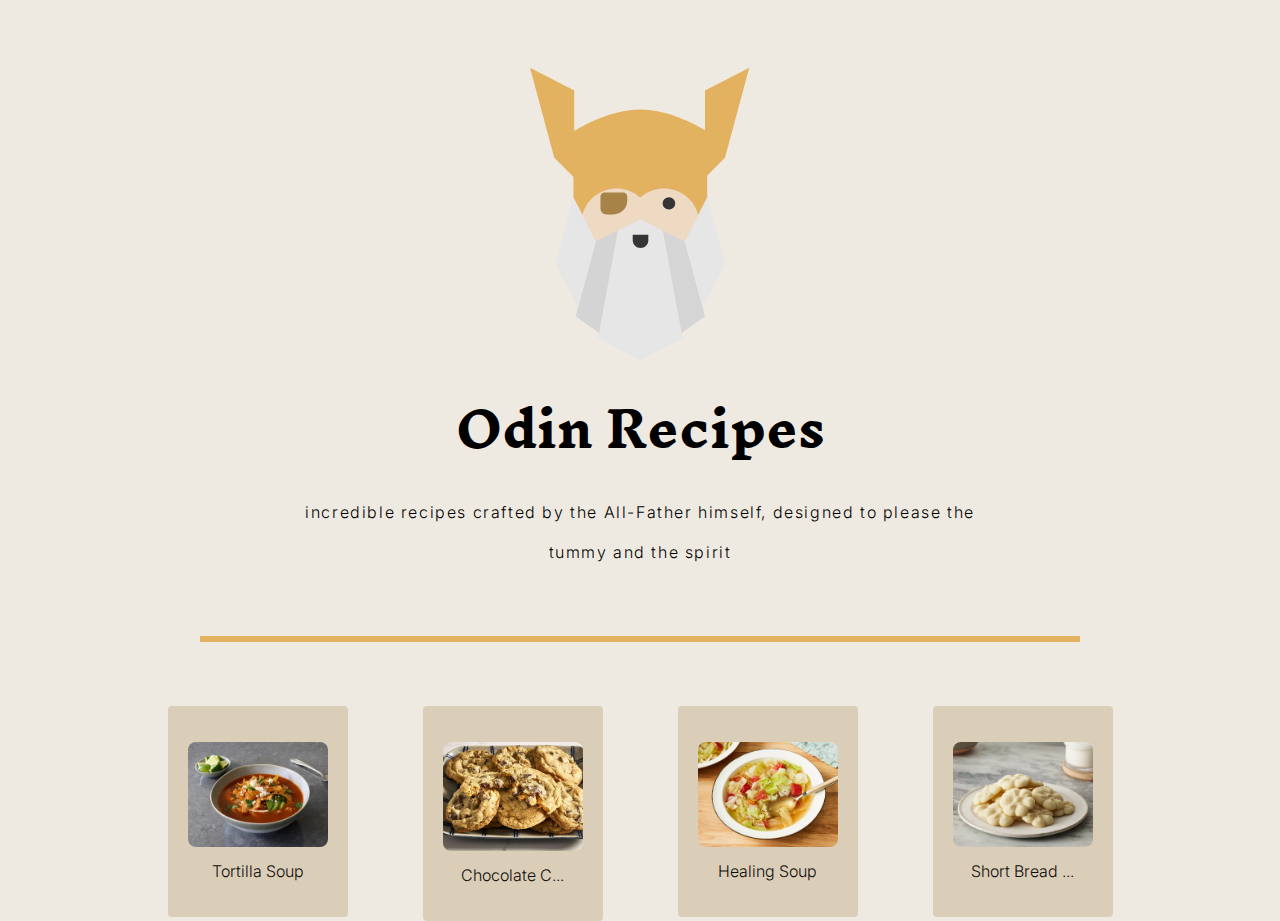
<file: index.html>
<!DOCTYPE html>
<html lang="en">
  <head>
    <meta charset="UTF-8" />
    <meta name="viewport" content="width=device-width, initial-scale=1.0" />
    <title>Odin Recipes | Odin Projects</title>
    <link rel="stylesheet" href="./styles/index.css" />
  </head>
  <body>
    <div class="container hero">
      <img src="odin.svg" alt="odin logo" width="220" />
      <h1>Odin Recipes</h1>
      <p class="inter-light">
        incredible recipes crafted by the All-Father himself, designed to please
        the tummy and the spirit
      </p>
    </div>

    <div class="divider"></div>

    <ul class="recipes container">
      <a href="./recipies/chickenTortillaSoup.html">
        <li class="card">
          <img
            src="./recipies/img/Tortilla-Soup.webp"
            alt="warm tortilla soup"
          />
          <p class="inter-light">Tortilla Soup</p>
        </li>
      </a>
      <a href="./recipies/chocolateChipCookies.html">
        <li class="card">
          <img
            src="./recipies/img/chocolate-chip-cookies.jpg"
            alt="tasty chocolate chip cookies"
          />
          <p class="inter-light">Chocolate C...</p>
        </li>
      </a>
      <a href="./recipies/healingCabbageSoup.html">
        <li class="card">
            <img
            src="./recipies/img/healing-cabbage-soup.webp"
            alt="warm healing soup"
          />
          <p class="inter-light">Healing Soup</p>
        </li>
      </a>
      <a href="./recipies/shortbreadCookies.html">
        <li class="card">
            <img
            src="./recipies/img/shortbread-cookies.webp"
            alt="tasty shortbread cookies"
          />
          <p class="inter-light">Short Bread ...</p>
        </li>
      </a>
    </ul>
  </body>
</html>
</file>
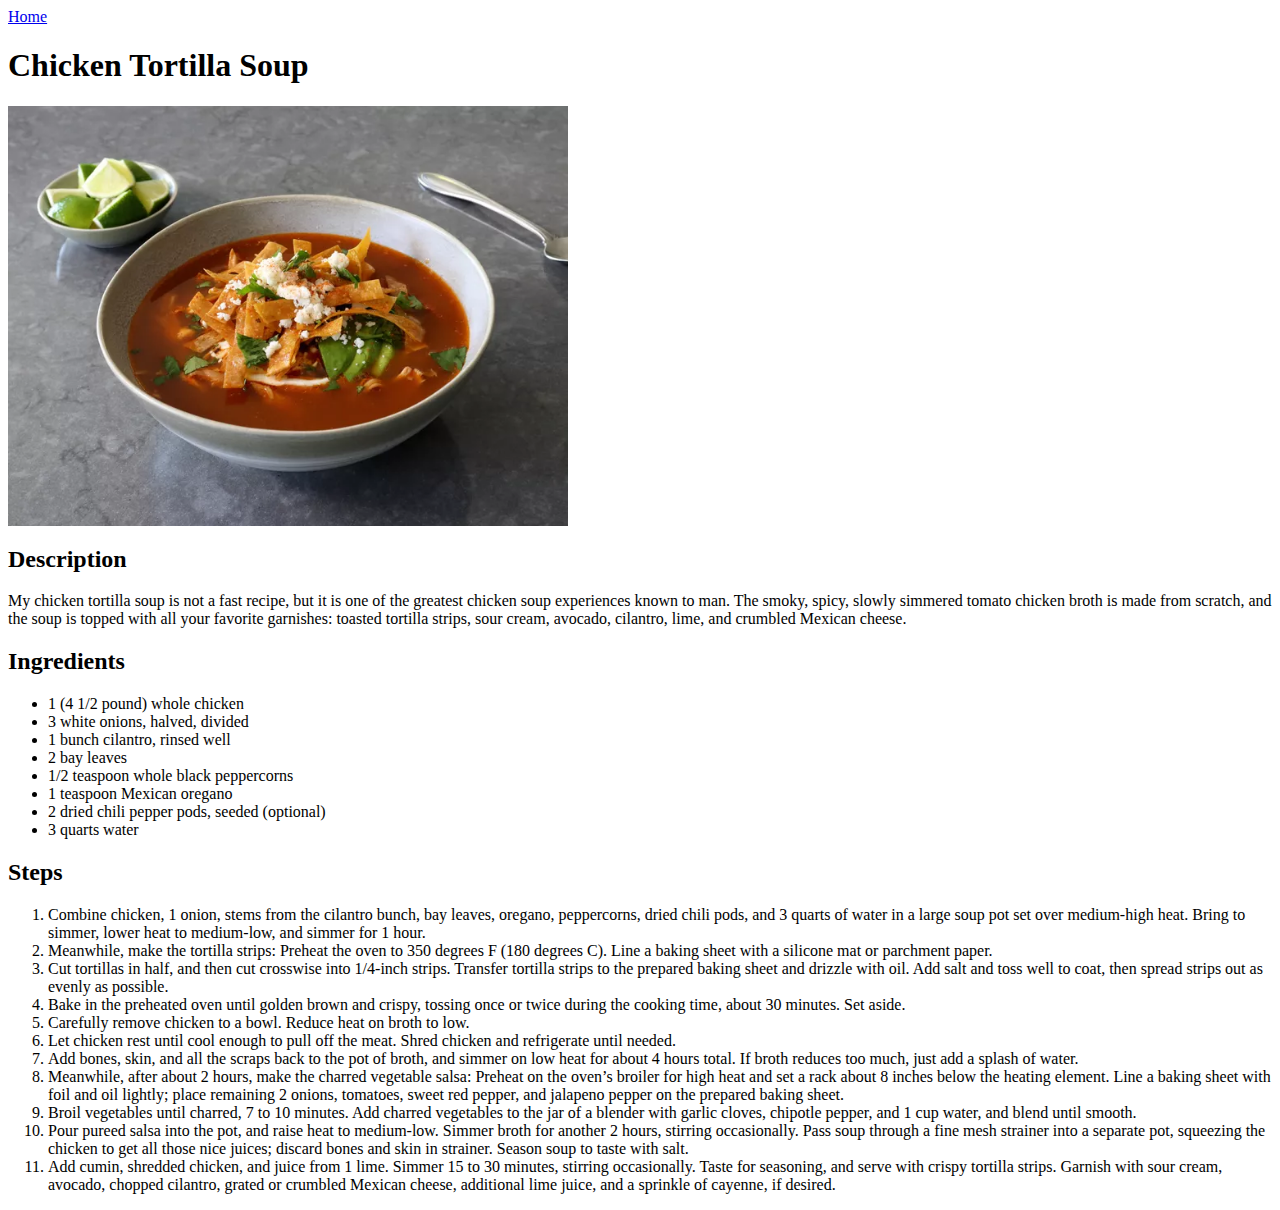
<file: recipies/chickenTortillaSoup.html>
<html lang="en">
  <head>
    <meta charset="UTF-8" />
    <meta name="viewport" content="width=device-width, initial-scale=1.0" />
    <title>Document</title>
  </head>

  <body>
    <a href="../index.html">Home</a>
    <h1>Chicken Tortilla Soup</h1>
    <img src="./img/Tortilla-Soup.webp" alt="Warm spicy looking tortilla soup" width="560" />
    <h2>Description</h2>
    <p>
      My chicken tortilla soup is not a fast recipe, but it is one of the
      greatest chicken soup experiences known to man. The smoky, spicy, slowly
      simmered tomato chicken broth is made from scratch, and the soup is topped
      with all your favorite garnishes: toasted tortilla strips, sour cream,
      avocado, cilantro, lime, and crumbled Mexican cheese.
    </p>
    <h2>Ingredients</h2>
    <ul>
      <li>1 (4 1/2 pound) whole chicken</li>
      <li>3 white onions, halved, divided</li>
      <li>1 bunch cilantro, rinsed well</li>
      <li>2 bay leaves</li>
      <li>1/2 teaspoon whole black peppercorns</li>
      <li>1 teaspoon Mexican oregano</li>
      <li>2 dried chili pepper pods, seeded (optional)</li>
      <li>3 quarts water</li>
    </ul>
    <h2>Steps</h2>
    <ol>
      <li>
        Combine chicken, 1 onion, stems from the cilantro bunch, bay leaves,
        oregano, peppercorns, dried chili pods, and 3 quarts of water in a large
        soup pot set over medium-high heat. Bring to simmer, lower heat to
        medium-low, and simmer for 1 hour.
      </li>
      <li>
        Meanwhile, make the tortilla strips: Preheat the oven to 350 degrees F
        (180 degrees C). Line a baking sheet with a silicone mat or parchment
        paper.
      </li>
      <li>
        Cut tortillas in half, and then cut crosswise into 1/4-inch strips.
        Transfer tortilla strips to the prepared baking sheet and drizzle with
        oil. Add salt and toss well to coat, then spread strips out as evenly as
        possible.
      </li>
      <li>
        Bake in the preheated oven until golden brown and crispy, tossing once
        or twice during the cooking time, about 30 minutes. Set aside.
      </li>
      <li>Carefully remove chicken to a bowl. Reduce heat on broth to low.</li>
      <li>
        Let chicken rest until cool enough to pull off the meat. Shred chicken
        and refrigerate until needed.
      </li>
      <li>
        Add bones, skin, and all the scraps back to the pot of broth, and simmer
        on low heat for about 4 hours total. If broth reduces too much, just add
        a splash of water.
      </li>
      <li>
        Meanwhile, after about 2 hours, make the charred vegetable salsa:
        Preheat on the oven’s broiler for high heat and set a rack about 8
        inches below the heating element. Line a baking sheet with foil and oil
        lightly; place remaining 2 onions, tomatoes, sweet red pepper, and
        jalapeno pepper on the prepared baking sheet.
      </li>
      <li>
        Broil vegetables until charred, 7 to 10 minutes. Add charred vegetables
        to the jar of a blender with garlic cloves, chipotle pepper, and 1 cup
        water, and blend until smooth.
      </li>
      <li>
        Pour pureed salsa into the pot, and raise heat to medium-low. Simmer
        broth for another 2 hours, stirring occasionally. Pass soup through a
        fine mesh strainer into a separate pot, squeezing the chicken to get all
        those nice juices; discard bones and skin in strainer. Season soup to
        taste with salt.
      </li>
      <li>
        Add cumin, shredded chicken, and juice from 1 lime. Simmer 15 to 30
        minutes, stirring occasionally. Taste for seasoning, and serve with
        crispy tortilla strips. Garnish with sour cream, avocado, chopped
        cilantro, grated or crumbled Mexican cheese, additional lime juice, and
        a sprinkle of cayenne, if desired.
      </li>
    </ol>
  </body>
</html>
</file>
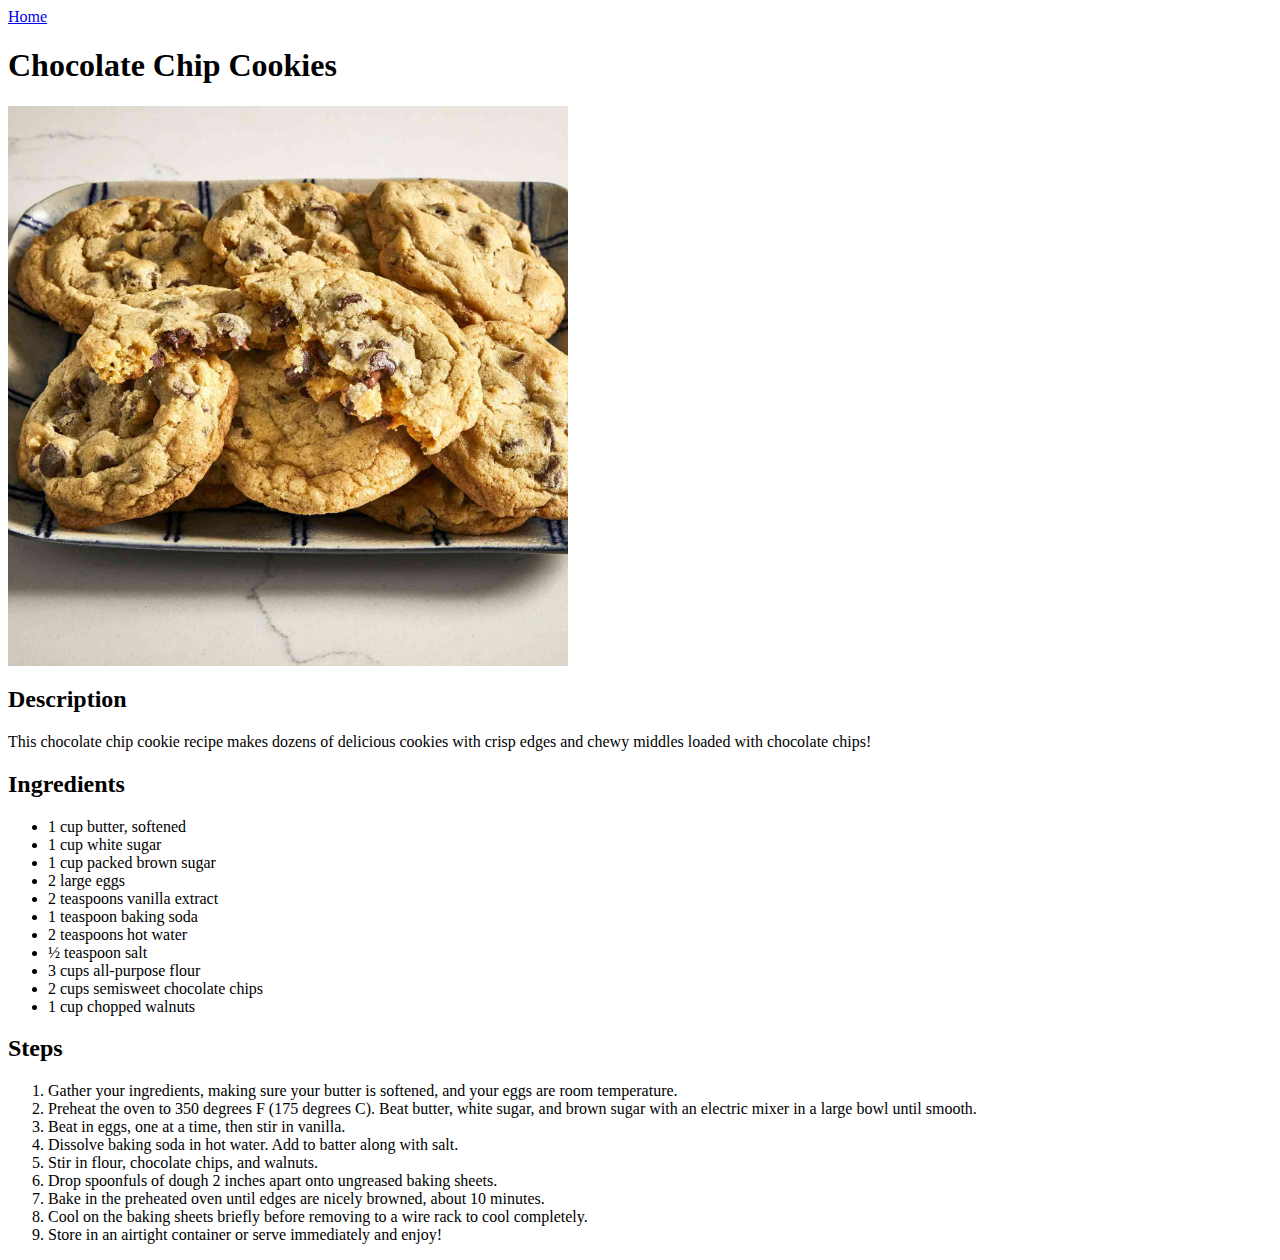
<file: recipies/chocolateChipCookies.html>
<html lang="en">
  <head>
    <meta charset="UTF-8" />
    <meta name="viewport" content="width=device-width, initial-scale=1.0" />
    <title>Document</title>
  </head>
  <body>
    <a href="../index.html">Home</a>
    <h1>Chocolate Chip Cookies</h1>
    <img src="./img/chocolate-chip-cookies.jpg" alt="Tasty chocolate chip cookie" width="560" />
    <h2>Description</h2>
    <p>
      This chocolate chip cookie recipe makes dozens of delicious cookies with
      crisp edges and chewy middles loaded with chocolate chips!
    </p>
    <h2>Ingredients</h2>
    <ul>
      <li>1 cup butter, softened</li>
      <li>1 cup white sugar</li>
      <li>1 cup packed brown sugar</li>
      <li>2 large eggs</li>
      <li>2 teaspoons vanilla extract</li>
      <li>1 teaspoon baking soda</li>
      <li>2 teaspoons hot water</li>
      <li>½ teaspoon salt</li>
      <li>3 cups all-purpose flour</li>
      <li>2 cups semisweet chocolate chips</li>
      <li>1 cup chopped walnuts</li>
    </ul>
    <h2>Steps</h2>
    <ol>
      <li>
        Gather your ingredients, making sure your butter is softened, and your
        eggs are room temperature.
      </li>
      <li>
        Preheat the oven to 350 degrees F (175 degrees C). Beat butter, white
        sugar, and brown sugar with an electric mixer in a large bowl until
        smooth.
      </li>
      <li>Beat in eggs, one at a time, then stir in vanilla.</li>
      <li>Dissolve baking soda in hot water. Add to batter along with salt.</li>
      <li>Stir in flour, chocolate chips, and walnuts.</li>
      <li>
        Drop spoonfuls of dough 2 inches apart onto ungreased baking sheets.
      </li>
      <li>
        Bake in the preheated oven until edges are nicely browned, about 10
        minutes.
      </li>
      <li>
        Cool on the baking sheets briefly before removing to a wire rack to cool
        completely.
      </li>
      <li>Store in an airtight container or serve immediately and enjoy!</li>
    </ol>
  </body>
</html>
</file>
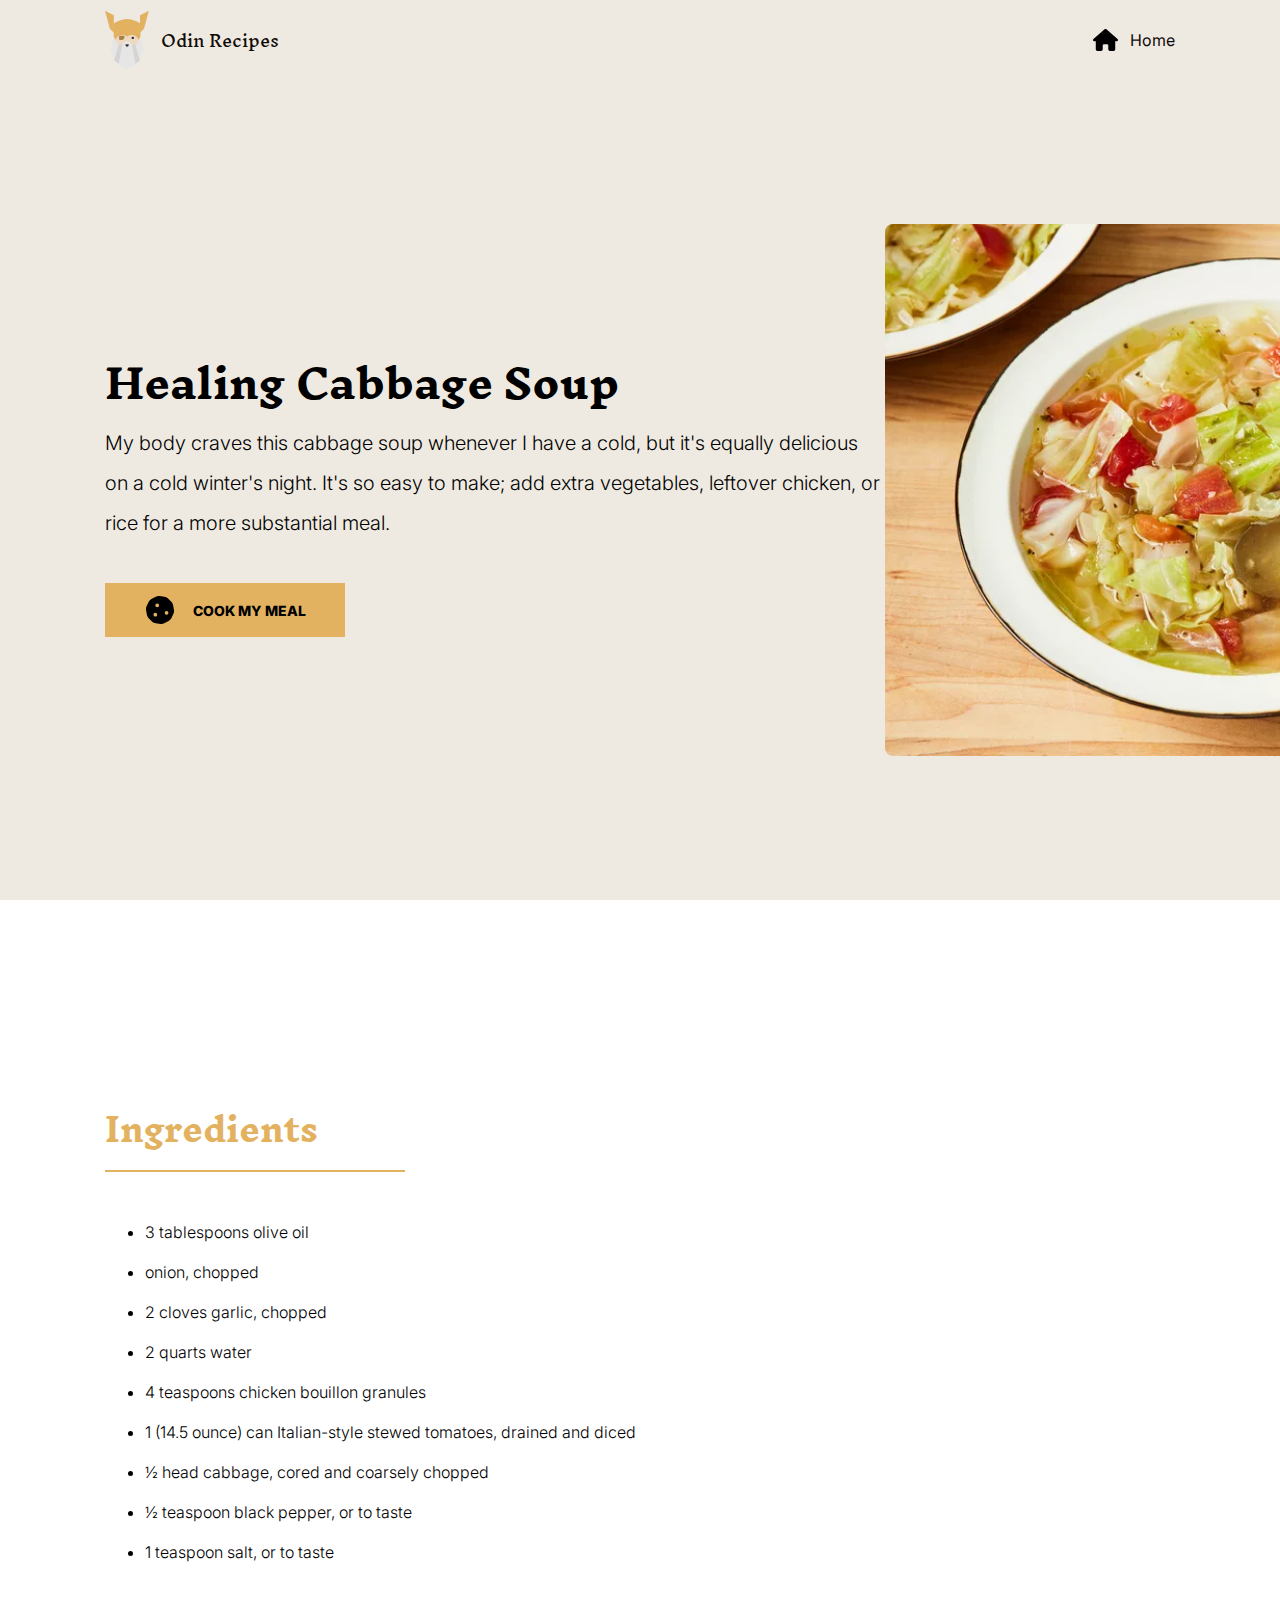
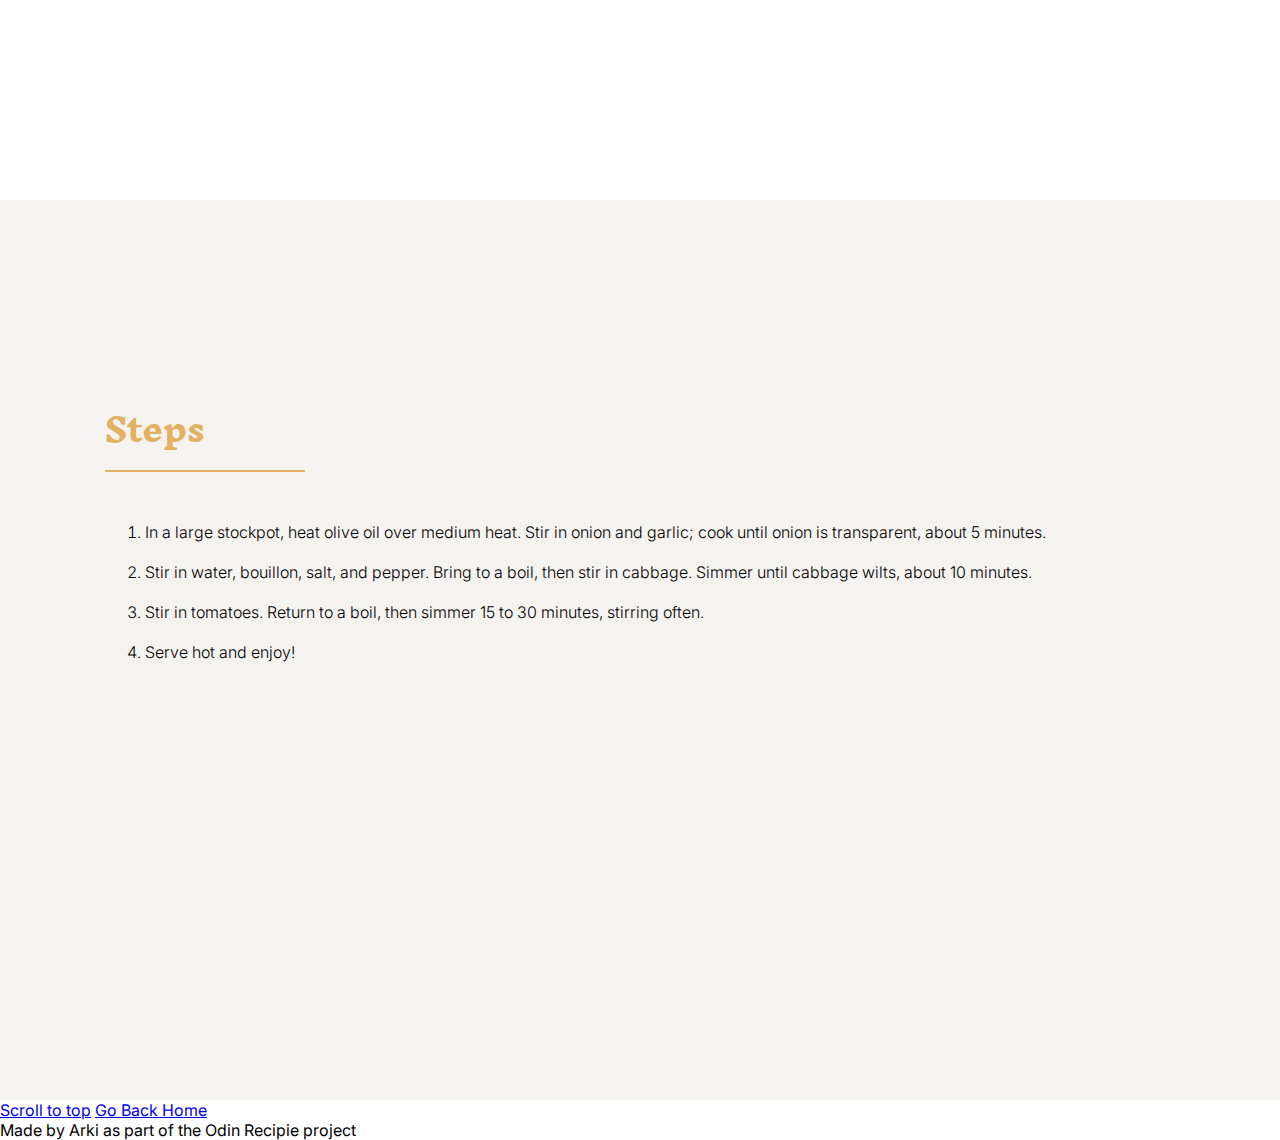
<file: recipies/healingCabbageSoup.html>
<html lang="en">
  <head>
    <meta charset="UTF-8" />
    <meta name="viewport" content="width=device-width, initial-scale=1.0" />
    <title>Document</title>
    <link rel="stylesheet" href="../styles/recipes.css" />
  </head>
  <body>
    <header>
      <nav class="nav flex-container" id="top">
        <a href="../index.html" class="logo flex-container">
          <img src="../odin.svg" alt="Odin logo" />
          <span class="inknut-regular">Odin Recipes</span>
        </a>

        <a href="../index.html" class="home-button flex-container">
          <img src="../home.svg" width="25" alt="home icon" />
          <span>Home</span>
        </a>
      </nav>
    </header>

    <section class="hero flex-container padded">
      <div class="headline">
        <h1>Healing Cabbage Soup</h1>
        <p class="inter-light">
          My body craves this cabbage soup whenever I have a cold, but it's
          equally delicious on a cold winter's night. It's so easy to make; add
          extra vegetables, leftover chicken, or rice for a more substantial
          meal.
        </p>
        <button>
          <img src="../cookie.svg" alt="cookie" />
          <span class="inter-bold">COOK MY MEAL</span>
        </button>
      </div>
      <img
        src="./img/healing-cabbage-soup.webp"
        alt="Warm Healing Cabbage Soup"
      />
    </section>

    <section class="ingredients padded">
      <h2 class="inknut-regular">Ingredients</h2>
      <div class="line"></div>
      <ul class="inter-light">
        <li>3 tablespoons olive oil</li>
        <li>onion, chopped</li>
        <li>2 cloves garlic, chopped</li>
        <li>2 quarts water</li>
        <li>4 teaspoons chicken bouillon granules</li>
        <li>
          1 (14.5 ounce) can Italian-style stewed tomatoes, drained and diced
        </li>
        <li>½ head cabbage, cored and coarsely chopped</li>
        <li>½ teaspoon black pepper, or to taste</li>
        <li>1 teaspoon salt, or to taste</li>
      </ul>
    </section>

    <section class="steps padded">
      <h2 class="inknut-regular">Steps</h2>
      <div class="line"></div>
      <ol class="inter-light">
        <li>
          In a large stockpot, heat olive oil over medium heat. Stir in onion
          and garlic; cook until onion is transparent, about 5 minutes.
        </li>
        <li>
          Stir in water, bouillon, salt, and pepper. Bring to a boil, then stir
          in cabbage. Simmer until cabbage wilts, about 10 minutes.
        </li>
        <li>
          Stir in tomatoes. Return to a boil, then simmer 15 to 30 minutes,
          stirring often.
        </li>
        <li>Serve hot and enjoy!</li>
      </ol>
    </section>

    <div class="extra-nav">
      <a href="#top">Scroll to top</a>
      <a href="../index.html">Go Back Home</a>
    </div>

    <footer>
      <span>Made by Arki as part of the Odin Recipie project</span>
    </footer>
  </body>
</html>
</file>
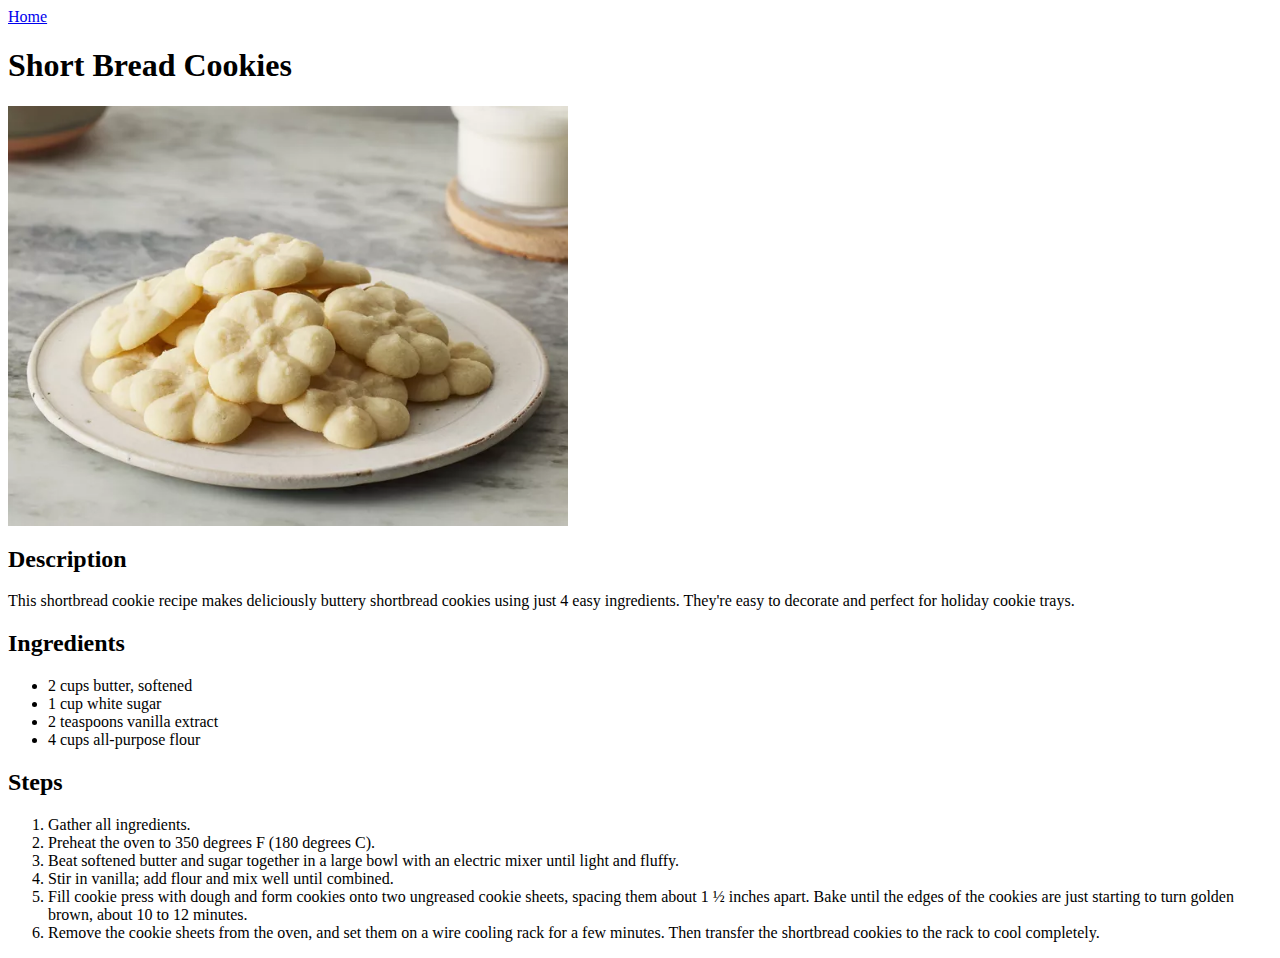
<file: recipies/shortbreadCookies.html>
<html lang="en">
  <head>
    <meta charset="UTF-8" />
    <meta name="viewport" content="width=device-width, initial-scale=1.0" />
    <title>Document</title>
  </head>
  <body>
    <a href="../index.html">Home</a>
    <h1>Short Bread Cookies</h1>
    <img
      src="./img/shortbread-cookies.webp"
      alt="Elegant plate of shortbread cookies"
      width="560"
    />
    <h2>Description</h2>
    <p>
      This shortbread cookie recipe makes deliciously buttery shortbread cookies
      using just 4 easy ingredients. They're easy to decorate and perfect for
      holiday cookie trays.
    </p>
    <h2>Ingredients</h2>
    <ul>
      <li>2 cups butter, softened</li>
      <li>1 cup white sugar</li>
      <li>2 teaspoons vanilla extract</li>
      <li>4 cups all-purpose flour</li>
    </ul>
    <h2>Steps</h2>
    <ol>
      <li>Gather all ingredients.</li>
      <li>Preheat the oven to 350 degrees F (180 degrees C).</li>
      <li>
        Beat softened butter and sugar together in a large bowl with an electric
        mixer until light and fluffy.
      </li>
      <li>Stir in vanilla; add flour and mix well until combined.</li>
      <li>
        Fill cookie press with dough and form cookies onto two ungreased cookie
        sheets, spacing them about 1 ½ inches apart. Bake until the edges of the
        cookies are just starting to turn golden brown, about 10 to 12 minutes.
      </li>
      <li>
        Remove the cookie sheets from the oven, and set them on a wire cooling
        rack for a few minutes. Then transfer the shortbread cookies to the rack
        to cool completely.
      </li>
    </ol>
  </body>
</html>
</file>
<file: styles/index.css>
@import url("https://fonts.googleapis.com/css2?family=Inter:ital,opsz,wght@0,14..32,100..900;1,14..32,100..900&display=swap");
@import url("https://fonts.googleapis.com/css2?family=Inknut+Antiqua:wght@300;400;500;600;700;800;900&family=Inter:ital,opsz,wght@0,14..32,100..900;1,14..32,100..900&display=swap");

:root {
  --background: #efeae1;
  --foreground: #daceb9;
  --accent: #e3b261;
  --text: #100c08;
}

* {
  margin: 0;
}

body {
  margin: 0;

  font-family: "Inter", sans-serif;
  font-optical-sizing: auto;
  font-weight: 400; /*use  100 - 900 for proper weight*/
  font-style: normal;

  background-color: var(--background);
}

h1 {
  font-size: 48px;
  font-family: "Inknut Antiqua", serif;
}
p {
  font-size: 16px;
}

.inter-regular {
  font-family: "Inter", serif;
  font-optical-sizing: auto;
  font-weight: 400; /*use  100 - 900 for proper weight*/
  font-style: normal;
}
.inter-light {
  font-family: "Inter", serif;
  font-optical-sizing: auto;
  font-weight: 300; /*use  100 - 900 for proper weight*/
  font-style: normal;
}

.container {
  display: flex;
}

.divider {
  height: 6px;
  max-width: 880px;
  margin: 64px auto;

  background-color: var(--accent);
}

.hero {
  margin-top: 64px;

  flex-direction: column;
  align-items: center;
  gap: 2px;
}
.hero p {
  max-width: 700px;

  text-align: center;
  line-height: 40px;
  letter-spacing: 1.6px;
}

.recipes {
  margin: 0 auto;
  padding: 0;
  max-width: 1000px;

  justify-content: space-around;
  gap: 20px;

  list-style-type: none;
}
.recipes a {
  aspect-ratio: 1 / 1;
  max-width: 180px;
  flex: 1;
}
.card {
    width: 100%;
    padding: 36px 20px;

    border-radius: 4px;
    background-color: var(--foreground);

    box-sizing: border-box;
}
.card img {
    max-height: 109px;
    width: 100%;
    border-radius: 8px;

    object-fit: cover;
}
.card p {
    margin-top: 10px;
    
    text-align: center;
    color: var(--text);
}
a {
    text-decoration: none;
}

.recipes a:hover {
  transition: 250ms ease-in-out;
  transform: scale(1.2) translate(0, -20px);
  border: 4px solid var(--accent);
  box-shadow: -16px 166px 188px 40px rgba(227,178,97,0.67);
}
</file>
<file: styles/recipes.css>
@import url("https://fonts.googleapis.com/css2?family=Inter:ital,opsz,wght@0,14..32,100..900;1,14..32,100..900&display=swap");
@import url("https://fonts.googleapis.com/css2?family=Inknut+Antiqua:wght@300;400;500;600;700;800;900&family=Inter:ital,opsz,wght@0,14..32,100..900;1,14..32,100..900&display=swap");

:root {
  --background: #efeae1;
  --background50: hsl(39, 20%, 95%);
  --foreground: #daceb9;
  --accent: #e3b261;
  --text: #100c08;

  --s: 8px;
  --m: 12px;
  --xl: 40px;

  --hpad: 105px;
  --vpad: 188px;
}

* {
  margin: 0;
  padding: 0;
}

body {
  font-family: "Inter", sans-serif;
  font-optical-sizing: auto;
  font-weight: 400; /*use  100 - 900 for proper weight*/
  font-style: normal;
}
section {
  height: calc(100vh);
}

h1 {
  font-size: 40px;
  line-height: 80px;
  font-family: "Inknut Antiqua", serif;
}
p {
  font-size: 16px;
}

.inknut-regular {
  font-family: "Inknut Antiqua", serif;
  font-size: 16px;
}
.inter-bold {
  font-family: "Inter", serif;
  font-optical-sizing: auto;
  font-weight: 800; /*use  100 - 900 for proper weight*/
  font-style: normal;
}
.inter-regular {
  font-family: "Inter", serif;
  font-optical-sizing: auto;
  font-weight: 400; /*use  100 - 900 for proper weight*/
  font-style: normal;
}
.inter-light {
  font-family: "Inter", serif;
  font-optical-sizing: auto;
  font-weight: 300; /*use  100 - 900 for proper weight*/
  font-style: normal;
}

.flex-container {
  display: flex;
}
.padded {
  padding: var(--vpad) var(--hpad);
}

.nav {
  max-height: 80px;
  justify-content: space-between;
  align-items: center;
  box-sizing: border-box;
  padding: 16px var(--hpad);
  background-color: var(--background);
}
.home-button {
  align-items: center;
  text-decoration: none;
  color: var(--text);
  gap: var(--m);
}

.logo {
  align-items: center;
  gap: var(--m);

  color: var(--text);
  text-decoration: none;
}

.hero {
  height: calc(100vh - 80px);
  background-color: var(--background);
  align-items: center;
  justify-content: space-between;
  box-sizing: border-box;
}
.hero > img{
  height: 532px;
  border-radius: 8px;
}

.headline p{
  width: 780px;
  margin-bottom: var(--xl);

  font-size: 20px;
  line-height: 40px;
}
.headline span{
  font-size: 14px;
}
.headline img{
  height: 30px;
}
.headline button{
  display: flex;
  align-items: center;
  justify-content: center;
  gap: 18px;
  width: 240px;
  background-color: var(--accent);
  border: none;
  padding: var(--m);
}

.ingredients{
  height: 100vh;
  box-sizing: border-box;
}
.ingredients h2{
  font-size: 32px;
  color: var(--accent);
}
.ingredients .line{
  height: 2px;
  width: 300px;
  background-color: var(--accent);
  margin-bottom: var(--xl);
}
.ingredients ul {
  margin-left: var(--xl);
  line-height: 40px;
}

.steps{
  height: 100vh;
  box-sizing: border-box;
  background-color: var(--background50);
}
.steps h2{
  font-size: 32px;
  color: var(--accent);
}
.steps .line{
  height: 2px;
  width: 200px;
  background-color: var(--accent);
  margin-bottom: var(--xl);
}
.steps ol {
  margin-left: var(--xl);
  line-height: 40px;
}
</file>
